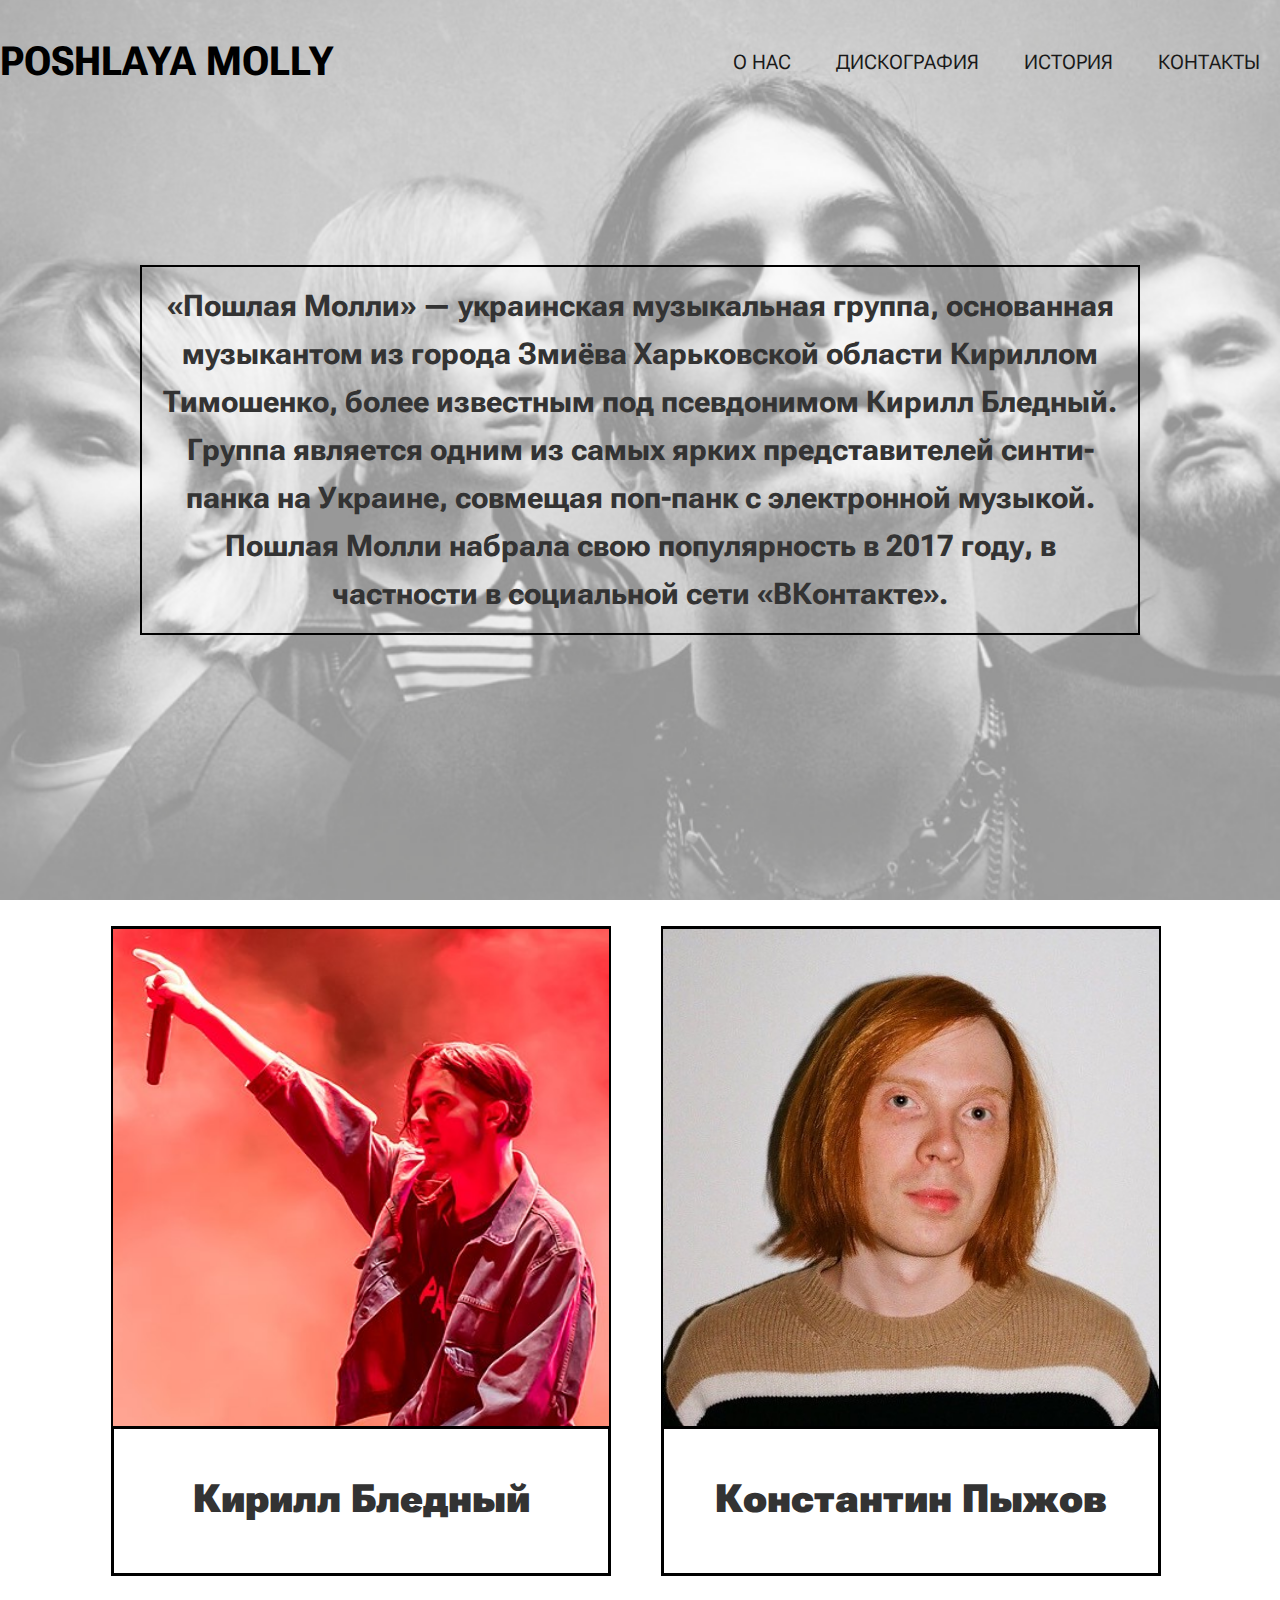
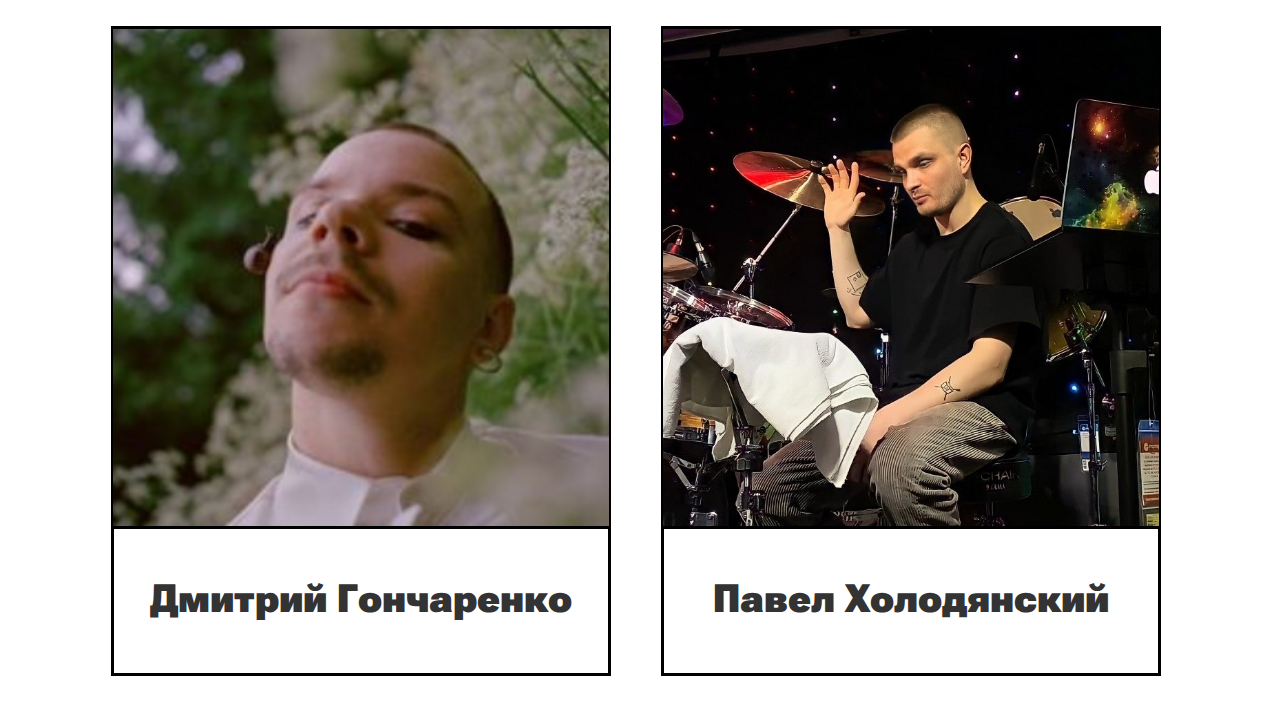
<file: сайт/about.html>
<! DOCTYPE html>
<html lang="en">
<head>
    <meta charset="UTF-8">
    <link rel="stylesheet" href="assets/css/style.css">
    <title>Сайт</title>
    <link href="https://fonts.googleapis.com/css2?family=Open+Sans:wght@400;700&family=Roboto+Flex:opsz@8..144&display=swap" rel="stylesheet">
    <link href="https://fonts.googleapis.com/css2?family=Open+Sans:wght@400;700&family=Roboto+Flex:opsz@8..144&display=swap" rel="stylesheet">
    </head>
    <body>
    <header class="header">
        <div class="container">
            <div class="header__inner">
                 <div class="header_logo"><a href="index.html">POSHLAYA MOLLY</a></div>
                
                <nav class="nav">
                   
                    <a class="nav_link" href="about.html">О Нас</a>
                    <a class="nav_link" href="dicsography.html">Дискография</a>
                    <a class="nav_link" href="history.html">История</a>
                    <a class="nav_link" href="tours.html">Контакты</a>
                
                </nav>
            
            </div>
        </div>
        </header>
    <div class="intro">
        <div class="container1">
            <h1>«Пошлая Молли» — украинская музыкальная группа, основанная музыкантом из города Змиёва Харьковской области Кириллом Тимошенко, более известным под псевдонимом Кирилл Бледный. Группа является одним из самых ярких представителей синти-панка на Украине, совмещая поп-панк с электронной музыкой. Пошлая Молли набрала свою популярность в 2017 году, в частности в социальной сети «ВКонтакте».</h1>
        </div>
      
    </div>
    <div class="container_group">
        <div class="flex_item">
            <img src="assets/images/bledniy.jpg" >
            <p>Кирилл Бледный
            </p>
        </div>
        <div class="flex_item">
            <img src="assets/images/%D0%BF%D1%8B%D0%B6.jpg" >
            <p>Константин Пыжов
            </p>
        </div>
        <div class="flex_item">
            <img src="assets/images/%D1%88%D0%B0%D0%BA%D0%B0%D0%BB.png" >
            <p>Дмитрий Гончаренко
            </p>
        </div>
        <div class="flex_item">
            <img src="assets/images/%D0%B1%D0%BE%D0%BC%D0%B6.jpg" >
            <p>Павел Холодянский
            </p>
        </div>
    </div>
    </body>

</html>
</file>
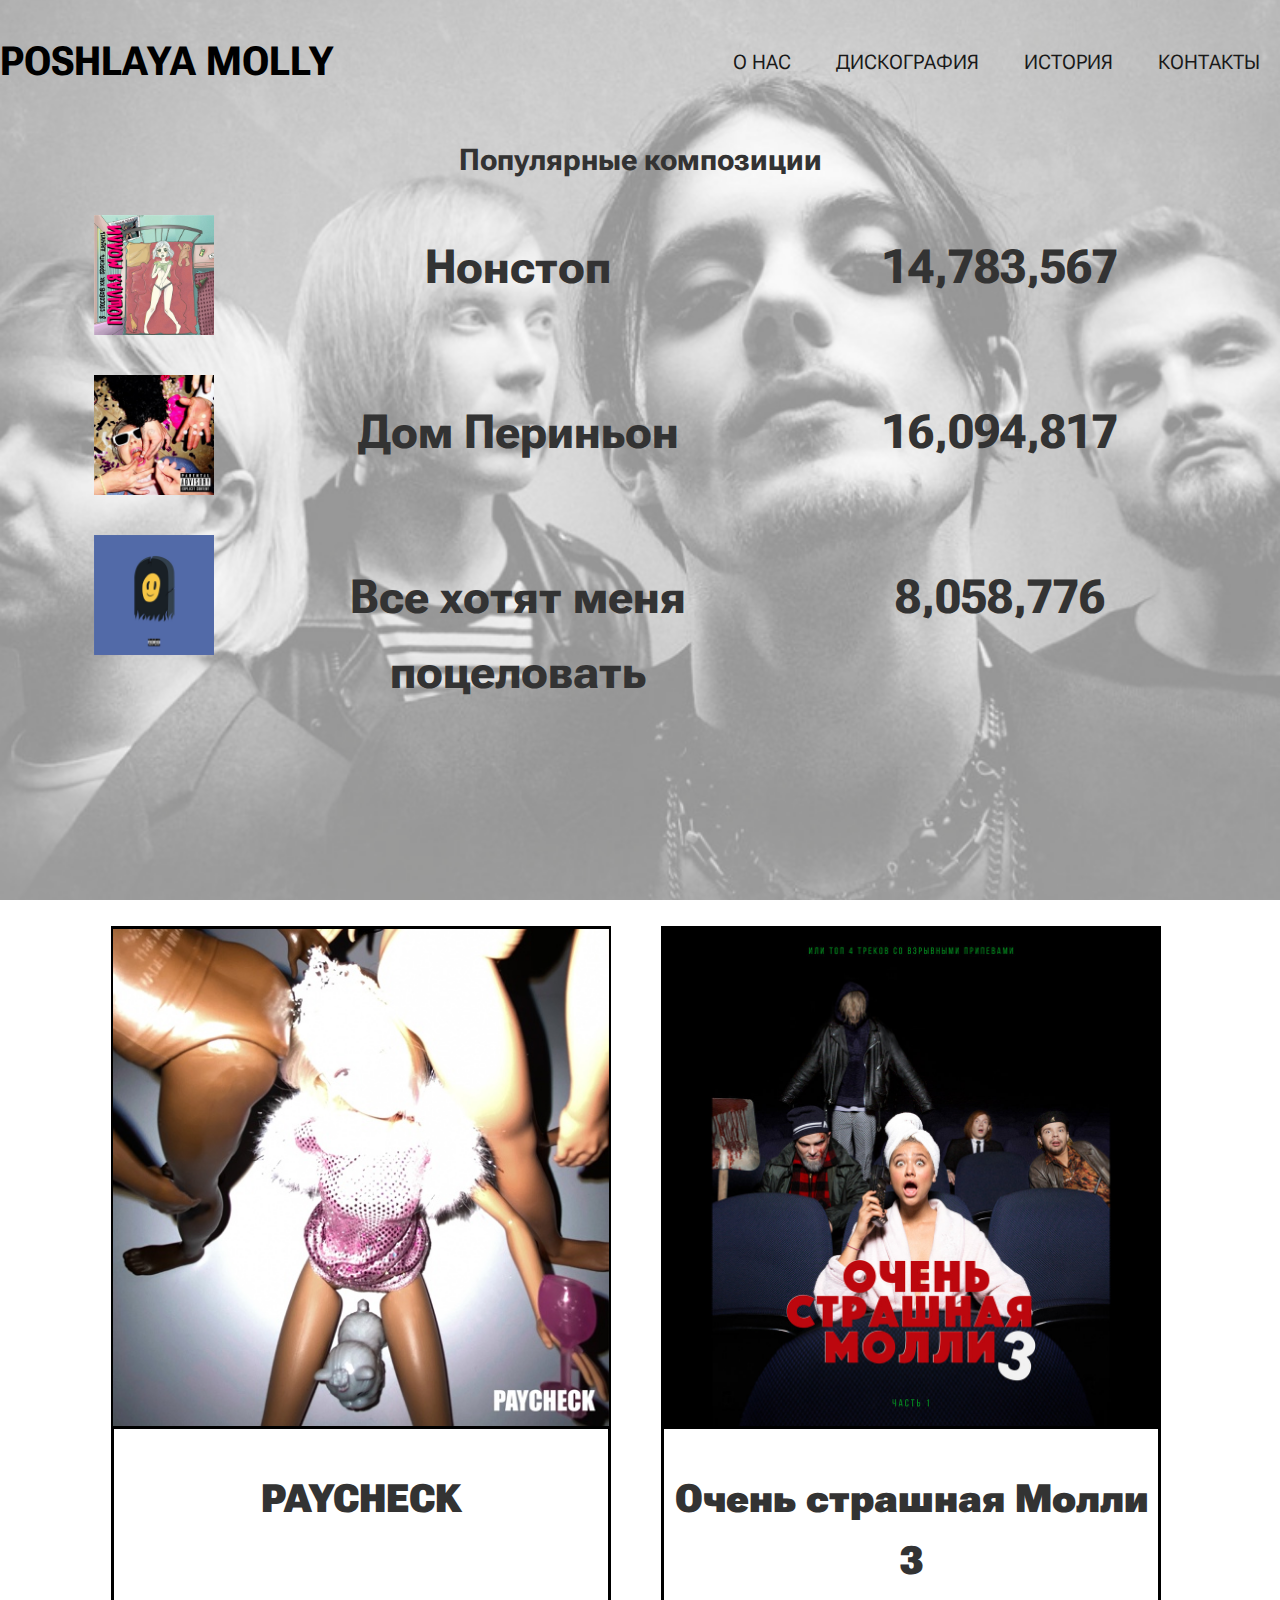
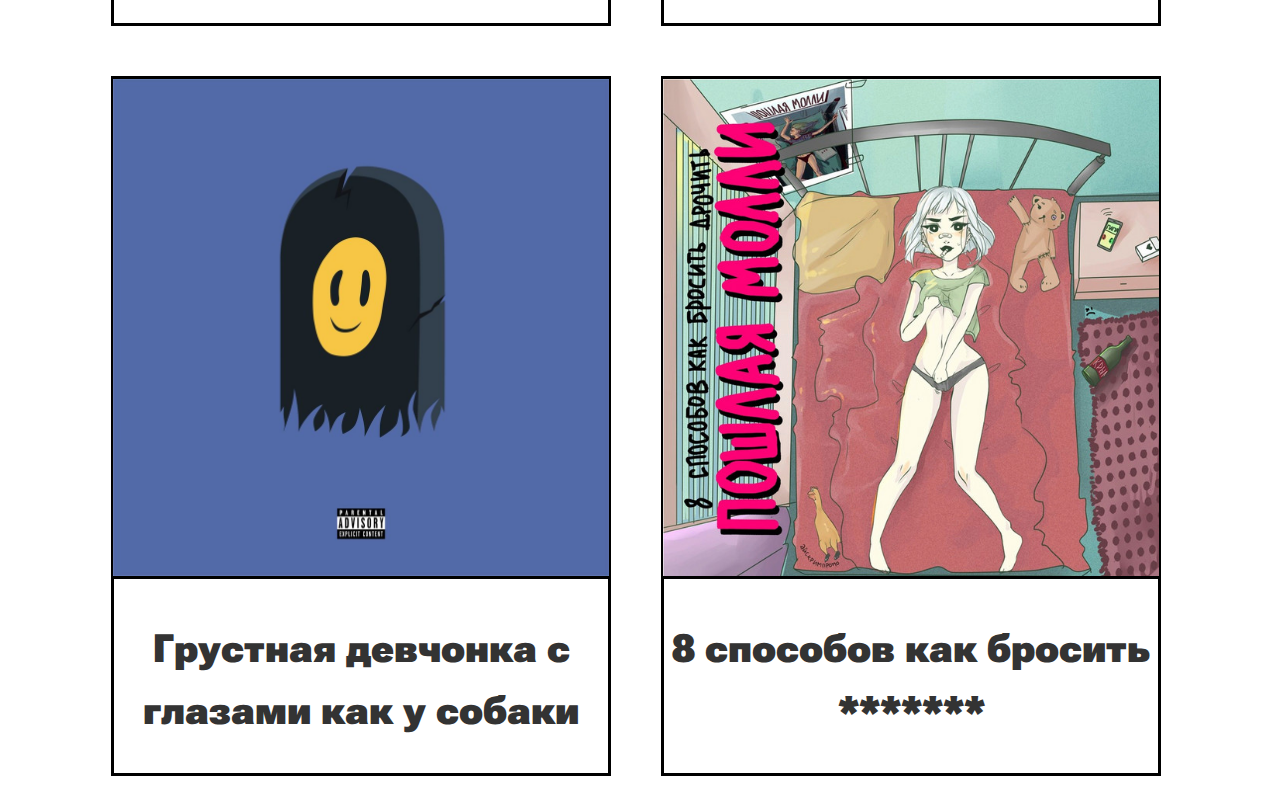
<file: сайт/dicsography.html>
<! DOCTYPE html>
<html lang="en">
<head>
    <meta charset="UTF-8">
    <link rel="stylesheet" href="assets/css/style.css">
    <title>Сайт</title>
    <link href="https://fonts.googleapis.com/css2?family=Open+Sans:wght@400;700&family=Roboto+Flex:opsz@8..144&display=swap" rel="stylesheet">
    <link href="https://fonts.googleapis.com/css2?family=Open+Sans:wght@400;700&family=Roboto+Flex:opsz@8..144&display=swap" rel="stylesheet">
    </head>
    <body>
    <header class="header">
        <div class="container">
            <div class="header__inner">
                <div class="header_logo"><a href="index.html">POSHLAYA MOLLY</a></div>
                
                <nav class="nav">
                   
                    <a class="nav_link" href="about.html">О Нас</a>
                    <a class="nav_link" href="dicsography.html">Дискография</a>
                    <a class="nav_link" href="history.html">История</a>
                    <a class="nav_link" href="tours.html">Контакты</a>
                
                </nav>
            
            </div>
        </div>
        </header>
    <div class="intro">
        <div class="title"><h2>Популярные композиции</h2></div>
        <div class="container_song">
            <div class="cover">
                <img src="assets/images/8.jpg">
                <img src="assets/images/%D0%B4%D0%BE%D0%BC.jpg">
                <img src="assets/images/%D0%93%D1%80%D1%83%D1%81%D1%82%D0%BD%D0%B0%D1%8F_%D0%B4%D0%B5%D0%B2%D1%87%D0%BE%D0%BD%D0%BA%D0%B0_%D1%81_%D0%B3%D0%BB%D0%B0%D0%B7%D0%B0%D0%BC%D0%B8_%D0%BA%D0%B0%D0%BA_%D1%83_%D1%81%D0%BE%D0%B1%D0%B0%D0%BA%D0%B8.jpg">
            </div>
            <div class="song">
                <h3>Нонстоп</h3>
                <h3>Дом Периньон</h3>
                <h3>Все хотят меня поцеловать</h3>
            </div>
            <div class="listeners">
                <h3>14,783,567</h3>
                <h3>16,094,817</h3>
                <h3>8,058,776</h3>
            </div>
                
        
        </div> 
    </div>
    <div class="container_album">
        <div class="flex_item1">
            <img src="assets/images/%D0%BF%D0%B5%D0%B9%D1%87%D0%B5%D0%BA.jpg" >
            <p>PAYCHECK
            </p>
        </div>
        <div class="flex_item1">
            <img src="assets/images/%D0%9E%D1%87%D0%B5%D0%BD%D1%8C_%D1%81%D1%82%D1%80%D0%B0%D1%88%D0%BD%D0%B0%D1%8F_%D0%9C%D0%BE%D0%BB%D0%BB%D0%B8_3_(%D0%A7%D0%B0%D1%81%D1%82%D1%8C_1).jpg" >
            <p>Очень страшная Молли 3 
            </p>
        </div>
        <div class="flex_item1">
            <img src="assets/images/%D0%93%D1%80%D1%83%D1%81%D1%82%D0%BD%D0%B0%D1%8F_%D0%B4%D0%B5%D0%B2%D1%87%D0%BE%D0%BD%D0%BA%D0%B0_%D1%81_%D0%B3%D0%BB%D0%B0%D0%B7%D0%B0%D0%BC%D0%B8_%D0%BA%D0%B0%D0%BA_%D1%83_%D1%81%D0%BE%D0%B1%D0%B0%D0%BA%D0%B8.jpg" >
            <p>Грустная девчонка с глазами как у собаки
            </p>
        </div>
        <div class="flex_item1">
            <img src="assets/images/8.jpg" >
            <p>8 способов как бросить *******
            </p>
        </div>
    </div>
    </body>

</html>
</file>
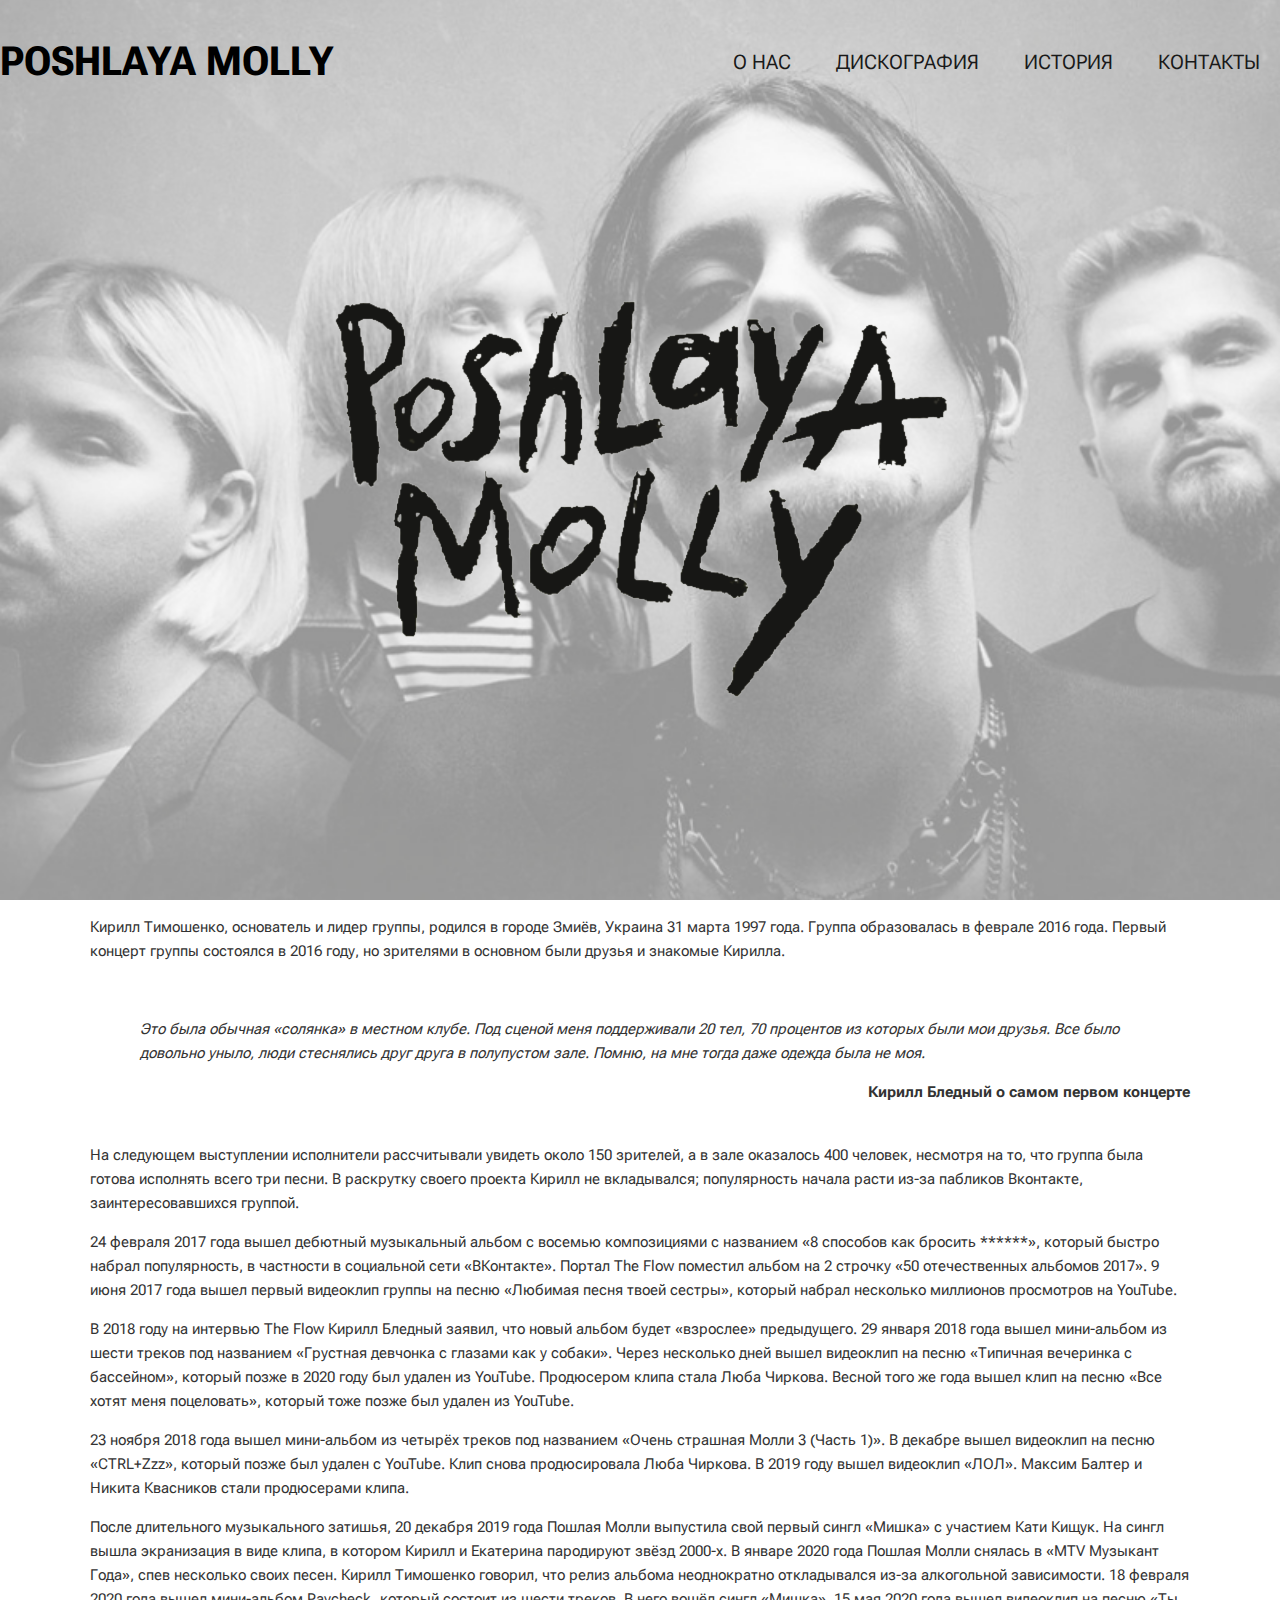
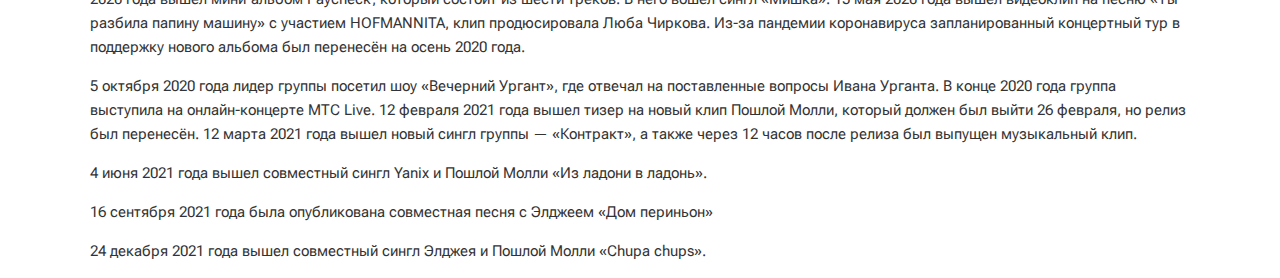
<file: сайт/history.html>
<! DOCTYPE html>
<html lang="en">
<head>
    <meta charset="UTF-8">
    <link rel="stylesheet" href="assets/css/style.css">
    <title>Сайт</title>
    <link href="https://fonts.googleapis.com/css2?family=Open+Sans:wght@400;700&family=Roboto+Flex:opsz@8..144&display=swap" rel="stylesheet">
    <link href="https://fonts.googleapis.com/css2?family=Open+Sans:wght@400;700&family=Roboto+Flex:opsz@8..144&display=swap" rel="stylesheet">
    </head>
    <body>
        <header class="header">
            <div class="container">
                <div class="header__inner">
                    <div class="header_logo"><a href="index.html">POSHLAYA MOLLY</a></div>
                
                    <nav class="nav">
                    
                        <a class="nav_link" href="about.html">О Нас</a>
                        <a class="nav_link" href="dicsography.html">Дискография</a>
                        <a class="nav_link" href="history.html">История</a>
                        <a class="nav_link" href="tours.html">Контакты</a>
                
                    </nav>
            
                </div>
            </div>
        </header>
        <div class="intro">
            <div class="container2">
                <img src='assets/images/logo.png'>
            </div>
        </div>
                <div class="story">
        
                <p>Кирилл Тимошенко, основатель и лидер группы, родился в городе Змиёв, Украина 31 марта 1997 года. Группа образовалась в феврале 2016 года. Первый концерт группы состоялся в 2016 году, но зрителями в основном были друзья и знакомые Кирилла. </p>
                <br>
                <div class="quote"><p>Это была обычная «солянка» в местном клубе. Под сценой меня поддерживали 20 тел, 70 процентов из которых были мои друзья. Все было довольно уныло, люди стеснялись друг друга в полупустом зале. Помню, на мне тогда даже одежда была не моя.</p>
                </div>
                <h6>Кирилл Бледный о самом первом концерте </h6>
                <br>
                <p>На следующем выступлении исполнители рассчитывали увидеть около 150 зрителей, а в зале оказалось 400 человек, несмотря на то, что группа была готова исполнять всего три песни. В раскрутку своего проекта Кирилл не вкладывался; популярность начала расти из-за пабликов Вконтакте, заинтересовавшихся группой. </p>
                <p>24 февраля 2017 года вышел дебютный музыкальный альбом с восемью композициями с названием «8 способов как бросить ******», который быстро набрал популярность, в частности в социальной сети «ВКонтакте». Портал The Flow поместил альбом на 2 строчку «50 отечественных альбомов 2017». 9 июня 2017 года вышел первый видеоклип группы на песню «Любимая песня твоей сестры», который набрал несколько миллионов просмотров на YouTube. </p>
                <p>В 2018 году на интервью The Flow Кирилл Бледный заявил, что новый альбом будет «взрослее» предыдущего. 29 января 2018 года вышел мини-альбом из шести треков под названием «Грустная девчонка с глазами как у собаки». Через несколько дней вышел видеоклип на песню «Типичная вечеринка с бассейном», который позже в 2020 году был удален из YouTube. Продюсером клипа стала Люба Чиркова. Весной того же года вышел клип на песню «Все хотят меня поцеловать», который тоже позже был удален из YouTube. </p>
                <p>23 ноября 2018 года вышел мини-альбом из четырёх треков под названием «Очень страшная Молли 3 (Часть 1)». В декабре вышел видеоклип на песню «CTRL+Zzz», который позже был удален с YouTube. Клип снова продюсировала Люба Чиркова. В 2019 году вышел видеоклип «ЛОЛ». Максим Балтер и Никита Квасников стали продюсерами клипа. </p>
                <p>После длительного музыкального затишья, 20 декабря 2019 года Пошлая Молли выпустила свой первый сингл «Мишка» с участием Кати Кищук. На сингл вышла экранизация в виде клипа, в котором Кирилл и Екатерина пародируют звёзд 2000-х. В январе 2020 года Пошлая Молли снялась в «MTV Музыкант Года», спев несколько своих песен. Кирилл Тимошенко говорил, что релиз альбома неоднократно откладывался из-за алкогольной зависимости. 18 февраля 2020 года вышел мини-альбом Paycheck, который состоит из шести треков. В него вошёл сингл «Мишка». 15 мая 2020 года вышел видеоклип на песню «Ты разбила папину машину» с участием HOFMANNITA, клип продюсировала Люба Чиркова. Из-за пандемии коронавируса запланированный концертный тур в поддержку нового альбома был перенесён на осень 2020 года. </p>
                <p>5 октября 2020 года лидер группы посетил шоу «Вечерний Ургант», где отвечал на поставленные вопросы Ивана Урганта. В конце 2020 года группа выступила на онлайн-концерте МТС Live. 12 февраля 2021 года вышел тизер на новый клип Пошлой Молли, который должен был выйти 26 февраля, но релиз был перенесён. 12 марта 2021 года вышел новый сингл группы — «Контракт», а также через 12 часов после релиза был выпущен музыкальный клип. </p>
                <p>4 июня 2021 года вышел совместный сингл Yanix и Пошлой Молли «Из ладони в ладонь». </p>
                <p>16 сентября 2021 года была опубликована совместная песня с Элджеем «Дом периньон» </p>
                <p>24 декабря 2021 года вышел совместный сингл Элджея и Пошлой Молли «Chupa chups». </p>
                </div>
    </body>
</html>
</file>
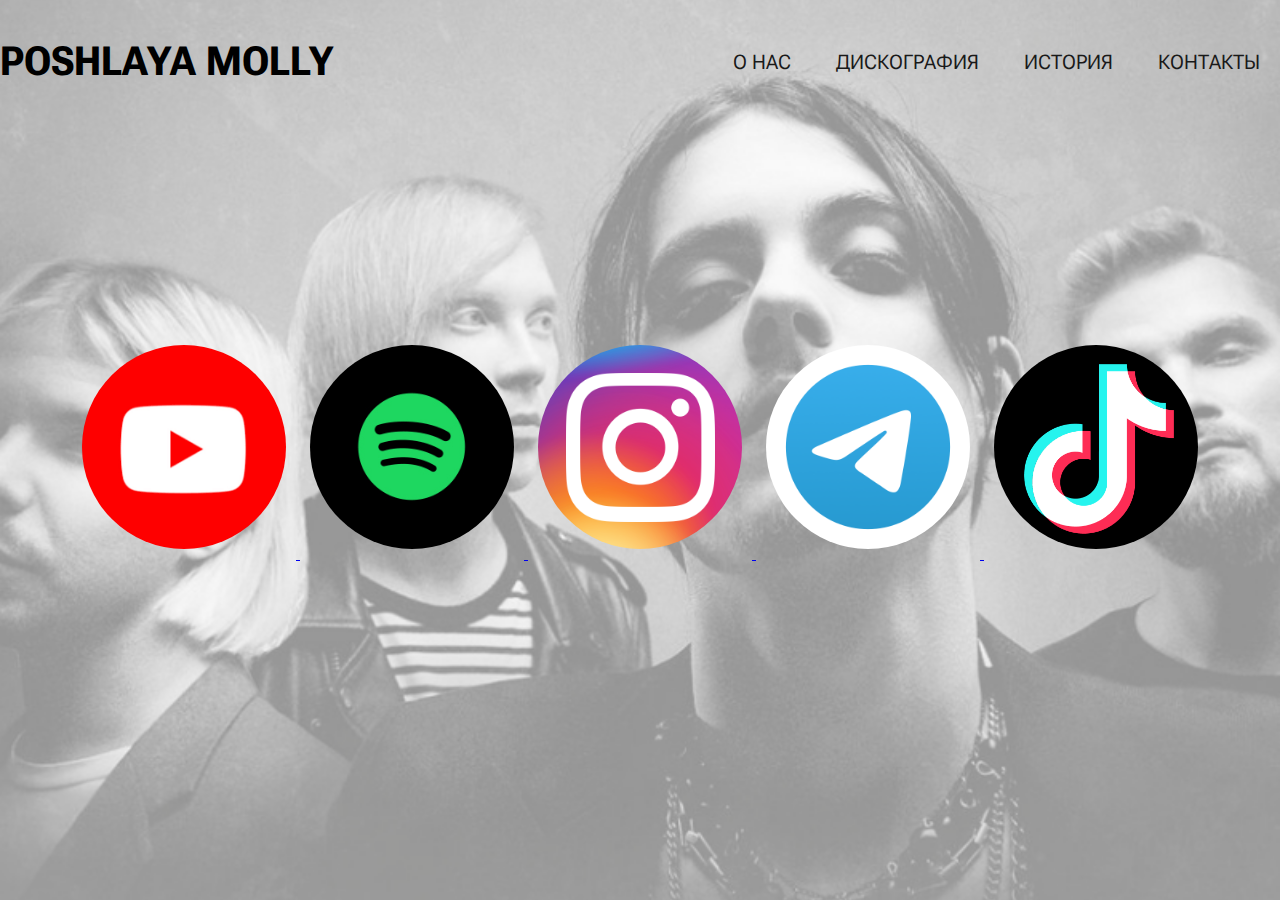
<file: сайт/tours.html>
<! DOCTYPE html>
<html lang="en">
<head>
    <meta charset="UTF-8">
    <link rel="stylesheet" href="assets/css/style.css">
    <title>Сайт</title>
    <link href="https://fonts.googleapis.com/css2?family=Open+Sans:wght@400;700&family=Roboto+Flex:opsz@8..144&display=swap" rel="stylesheet">
    <link href="https://fonts.googleapis.com/css2?family=Open+Sans:wght@400;700&family=Roboto+Flex:opsz@8..144&display=swap" rel="stylesheet">
    </head>
    <body>
    <header class="header">
        <div class="container">
            <div class="header__inner">
                <div class="header_logo"><a href="index.html">POSHLAYA MOLLY</a></div>
                
                <nav class="nav">
              
                    <a class="nav_link" href="about.html">О Нас</a>
                    <a class="nav_link" href="dicsography.html">Дискография</a>
                    <a class="nav_link" href="history.html">История</a>
                    <a class="nav_link" href="tours.html">Контакты</a>
                
                </nav>
            
            </div>
        </div>
        </header>
    <div class="intro">
        <div class="contacts">
            <a href="https://www.youtube.com/channel/UCDVnp5x53g5L-kBvQsGOW9w" target="_blank">
                <img src="assets/images/%D1%8E%D1%82%D1%83%D0%B1.png">
            </a>  
            <a href="https://open.spotify.com/artist/0xByDfltDVpk6LDsUMHyI2" target="_blank">
                <img src="assets/images/%D1%81%D0%BF%D0%BE%D1%82%D0%B8.jpg">
            </a>     
            <a href="https://www.instagram.com/dropbled/" target="_blank">
                <img src="assets/images/%D0%B8%D0%BD%D1%81%D1%82.png">
            </a>     
            <a href="https://t.me/poshlayamollyofficial" target="_blank">
                <img src="assets/images/%D1%82%D0%B5%D0%BB%D0%B5%D0%B3%D0%B0.png">
            </a>     
            <a href="https://www.tiktok.com/@dropbled" target="_blank">
                <img src="assets/images/%D1%82%D0%B8%D0%BA%D1%82%D0%BE%D0%BA.png">
            </a> 
        </div>
    </div>
   
    </body>

</html>
</file>
<file: сайт/assets/css/style.css>
body {
   
    font-family: 'Open Sans', sans-serif;
    font-family: 'Roboto Flex', sans-serif;
    font-size: 15px;
    color: #333;
    line-height: 1.6; 
    margin: 0;
    
}
*,
*:before,
*:after {
    box-sizing: border-box;
}
h1, h2, h3, h4, h5, h6 {
    margin: 0;
}
/*  Container */
.container {
    width: 100%;
    max-width: 1400px;
    margin: 0 auto;
}
/* Intro */
.intro {
    width: 100%;
    height: 100vh; 
    display: flex;
    flex-direction: column;
    justify-content: center;
    
    background: url("../images/intro.png")
    center 
    no-repeat ;
    -webkit-background-size: cover;
    background-size: cover;
}

.intro__title {
    font-size: 175px;
    font-weight: 700;
    text-align: center;
    line-height: 1;
}
.header{
    padding-top: 30px;
    width: 100%;
    position: absolute;
    top: 0;
    left: 0;
    right: 0;
    z-index: 1000;
    
}
.header_logo {
    font-size: 40px;
    font-weight: 700;
    color: #000;
    
}

.header_logo a{
    text-decoration: none;
    color: #000; 
    
}
.header_logo a:hover {
    color: white;
}
.header__inner {
    display: flex;
    justify-content: space-between;
    align-items: center;
    
}

.nav {
    font-size: 20px;
    text-transform: uppercase; 
}

.nav_link {
    display: inline-block;
    vertical-align: top;
    margin: 0 20px; 
    color: #191919;
    text-decoration: none;
    transition: color 0.2s linear;
}

.nav_link:hover {
    color: #fff;
    
}

.story {
    max-width: 1100px;
    margin-left: auto;
    margin-right: auto;
    font-family: 'Roboto Flex', sans-serif;
    
}

.story p {
    font-family: 'Roboto Flex', sans-serif;
}


.container1{
    border: #000 2px  solid;
    padding: 15px;
    width: 100%;
    max-width: 1000px;
    margin-left: auto;
    margin-right: auto;
    font-family: 'Roboto Flex', sans-serif;
    font-weight: 300;
    text-align: center;

}

.container2  {
    border: transparent;
    margin-left: auto;
    margin-right: auto;
    max-width: 1000px;
    margin-top: 95px; 
    
}

.story h6{
    text-align: right;
    font-family: 'Roboto Flex', sans-serif;
  
    font-size: 15px;
    
}

.quote {
    max-width: 1000px;
    margin-left: auto;
    margin-right: auto;
}

.quote p {
    font-style: italic;

}

.container_group {
    border: white 1px solid;
    max-width: 1110px;
    margin-left: auto;
    margin-right: auto;
    min-height: 1000px;
    display: flex;
    flex-wrap: wrap;
    
    
    
}

.flex_item {
    border: 3px black solid;
    width: 500px;
    height: 650px;
    margin: 25px;
    
}
.flex_item img {
     border-bottom: black 3px solid;
     width: 496px;
     height: 500px;
     margin-left: -1px;

}

.flex_item p {
    font-family: 'Roboto Flex', sans-serif;
    text-align: center;
    font-size: 39px;
    font-weight: 1000;
    
}

.container_song {
     display: flex;
     flex-wrap: wrap;
     
     margin-top: 30px;
     width: 100%;
     max-width: 1100px;
     margin-left: auto;
     margin-right: auto;
     min-height: 500px;
    
    
}


.cover {
   
    width: 120px;
    min-height: 500px;
    margin: 4px;
    
}

.cover img{
    width: 120px;
    margin-bottom: 10px;
    margin-top: 30px;
}
.song {
    
    width: 592px;
    min-height: 500px;
    margin: 4px;
    text-align: center;
    font-size: 40px;
    
}

.song h3 {
   
    margin: 45px 0px 90px 0px;
}

.listeners {
    
    width: 356px;
    min-height: 500px;
    margin: 4px;
    text-align: center;
    font-size: 40px;
}

.listeners h3 {
     margin: 45px 0px 90px 0px;
}
.title  {
    height: 15px;
    margin-top: 40px;
    margin-left: auto;
    margin-right: auto;

}
.title h2 {
    font-size: 30px;
}

.container_album {
    border: white 1px solid;
    max-width: 1110px;
    margin-left: auto;
    margin-right: auto;
    min-height: 1000px;
    display: flex;
    flex-wrap: wrap;
    
}

.flex_item1 {
    border: 3px black solid;
    width: 500px;
    height: 700px;
    margin: 25px;
    
}

.flex_item1 img {
     border-bottom: black 3px solid;
     width: 496px;
     height: 500px;
     margin-left: -1px;
}

.flex_item1 p{
    font-family: 'Roboto Flex', sans-serif;
    text-align: center;
    font-size: 39px;
    font-weight: 1000;
}

.contacts{
    margin-left: auto;
    margin-right: auto;
    
}
.contacts img {
    width: 204px;
    border-radius: 102px;
    margin: 10px;
    
}
</file>
